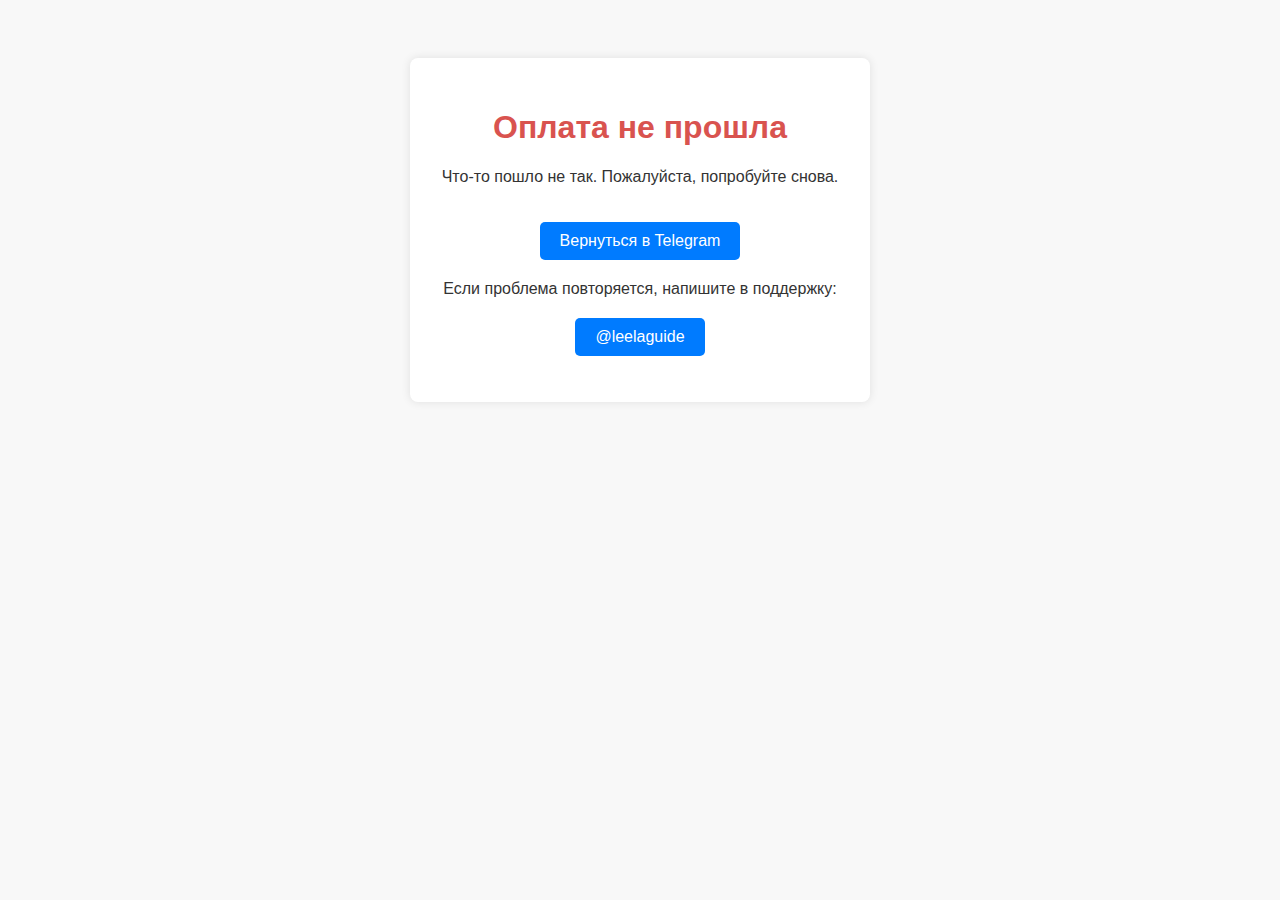
<file: failure.html>
<!DOCTYPE html>
<html lang="ru">
<head>
    <meta charset="UTF-8" />
    <title>Оплата не прошла</title>
    <style>
        body { font-family: Arial, sans-serif; background: #f8f8f8; color: #333; text-align: center; padding: 50px; }
        .container { background: white; padding: 30px; max-width: 400px; margin: auto; border-radius: 8px; box-shadow: 0 0 10px rgba(0,0,0,0.1);}
        h1 { color: #d9534f; }
        a { display: inline-block; margin-top: 20px; padding: 10px 20px; text-decoration: none; background: #007bff; color: white; border-radius: 5px; }
        a:hover { background: #0056b3; }
    </style>
</head>
<body>
    <div class="container">
        <h1>Оплата не прошла</h1>
        <p>Что-то пошло не так. Пожалуйста, попробуйте снова.</p>
        <a href="https://t.me/leelaguide">Вернуться в Telegram</a>
        <p style="margin-top:20px;">Если проблема повторяется, напишите в поддержку: <a href="https://t.me/leelaguide">@leelaguide</a></p>
    </div>
</body>
</html>
</file>
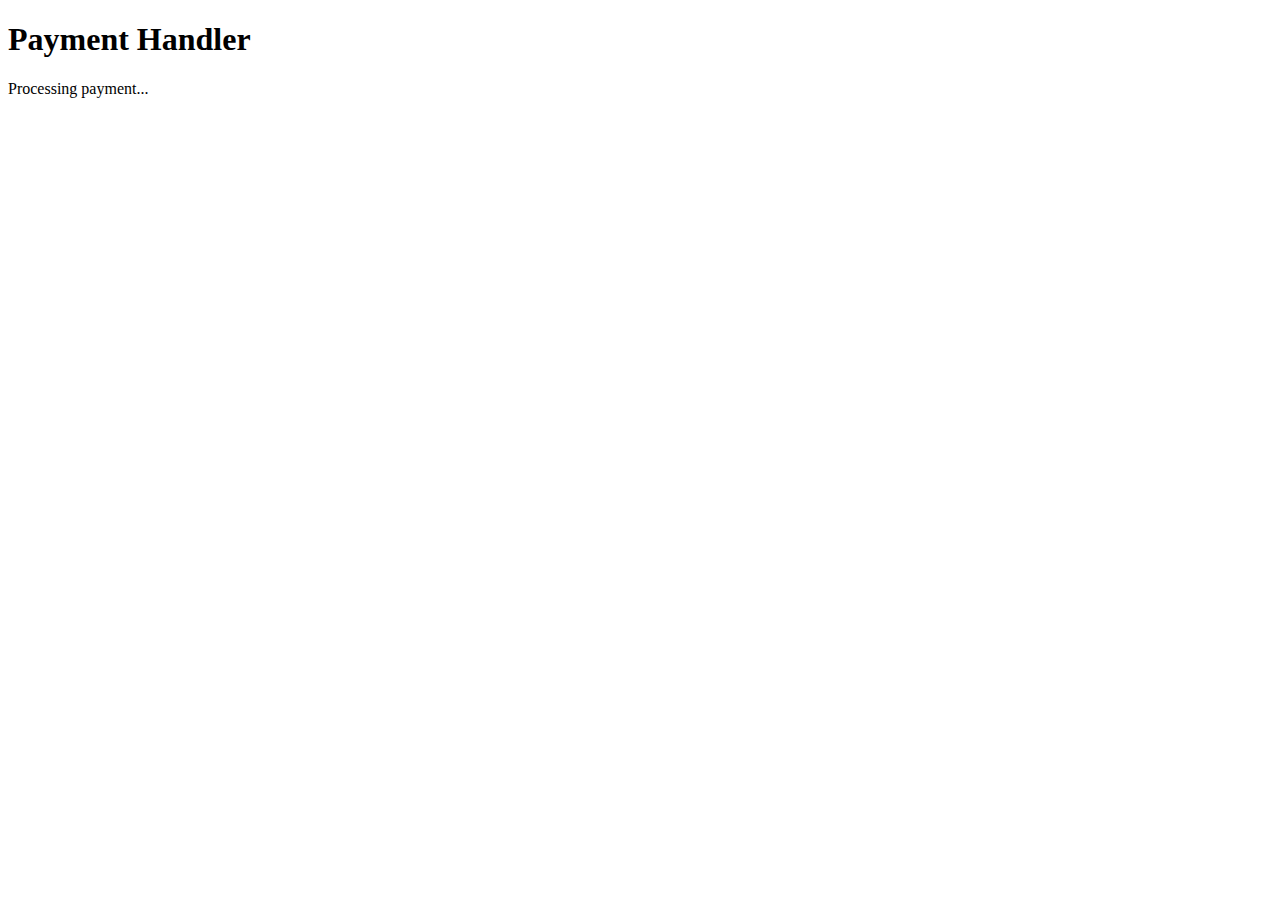
<file: handler.html>
<!DOCTYPE html>
<html lang="en">
<head>
    <meta charset="UTF-8">
    <meta name="viewport" content="width=device-width, initial-scale=1.0">
    <title>Payment Handler</title>
</head>
<body>
    <h1>Payment Handler</h1>
    <p>Processing payment...</p>
</body>
</html>
</file>
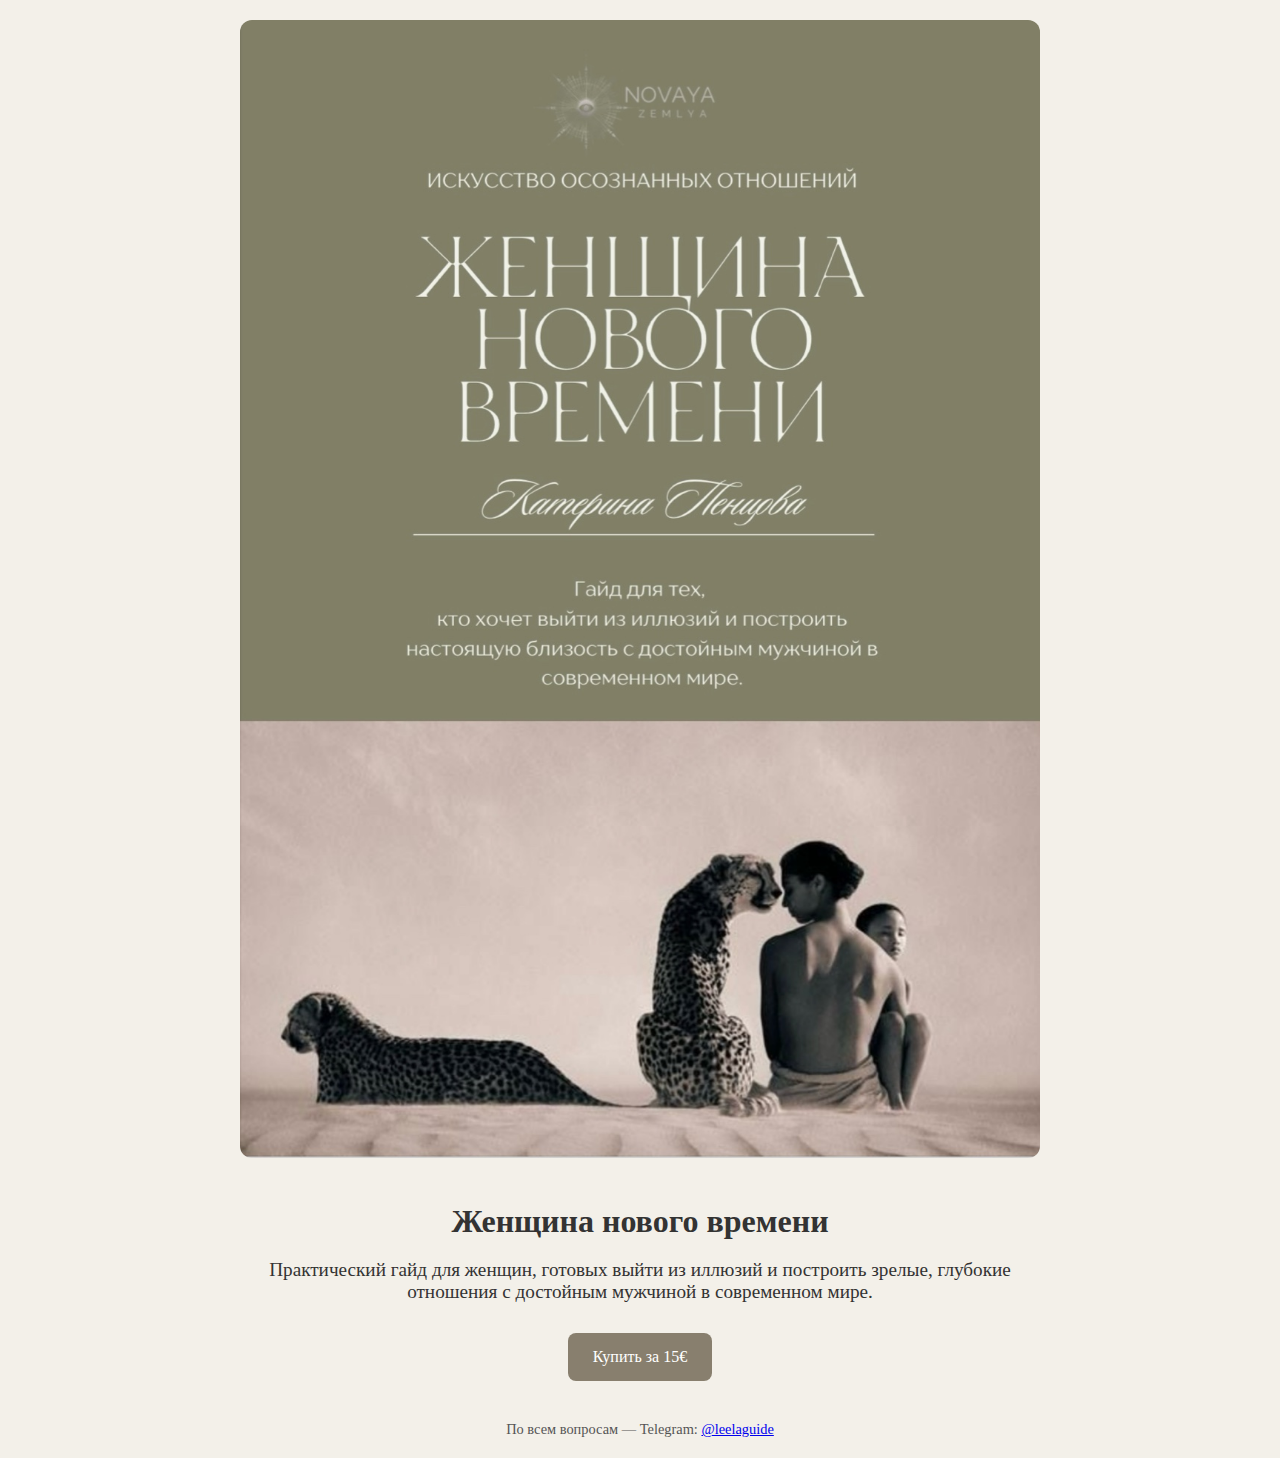
<file: index_with_embedded_image.html>
<!DOCTYPE html>
<html lang="ru">
<head>
    <meta charset="UTF-8">
    <meta name="viewport" content="width=device-width, initial-scale=1.0">
    <title>Женщина нового времени — Гайд</title>
    <style>
        body {
            font-family: 'Georgia', serif;
            background-color: #f3f0e9;
            color: #333;
            margin: 0;
            padding: 0;
        }
        .container {
            max-width: 800px;
            margin: auto;
            padding: 20px;
            text-align: center;
        }
        img.cover {
            max-width: 100%;
            height: auto;
            border-radius: 12px;
            margin-bottom: 20px;
        }
        h1 {
            font-size: 2em;
            margin-bottom: 10px;
        }
        p.description {
            font-size: 1.2em;
            margin-bottom: 30px;
        }
        a.button {
            display: inline-block;
            background-color: #887f6e;
            color: white;
            padding: 15px 25px;
            text-decoration: none;
            font-size: 1em;
            border-radius: 8px;
            transition: background-color 0.3s ease;
        }
        a.button:hover {
            background-color: #a0947c;
        }
        .contact {
            margin-top: 40px;
            font-size: 0.9em;
            color: #555;
        }
    </style>
</head>
<body>
    <div class="container">
        <img src="[data-uri]" alt="Обложка гайда" class="cover">
        <h1>Женщина нового времени</h1>
        <p class="description">Практический гайд для женщин, готовых выйти из иллюзий и построить зрелые, глубокие отношения с достойным мужчиной в современном мире.</p>
        <a href="https://novayazemlya.github.io/success/" class="button">Купить за 15€</a>
        <div class="contact">
            По всем вопросам — Telegram: <a href="https://t.me/leelaguide">@leelaguide</a>
        </div>
    </div>
</body>
</html>
</file>
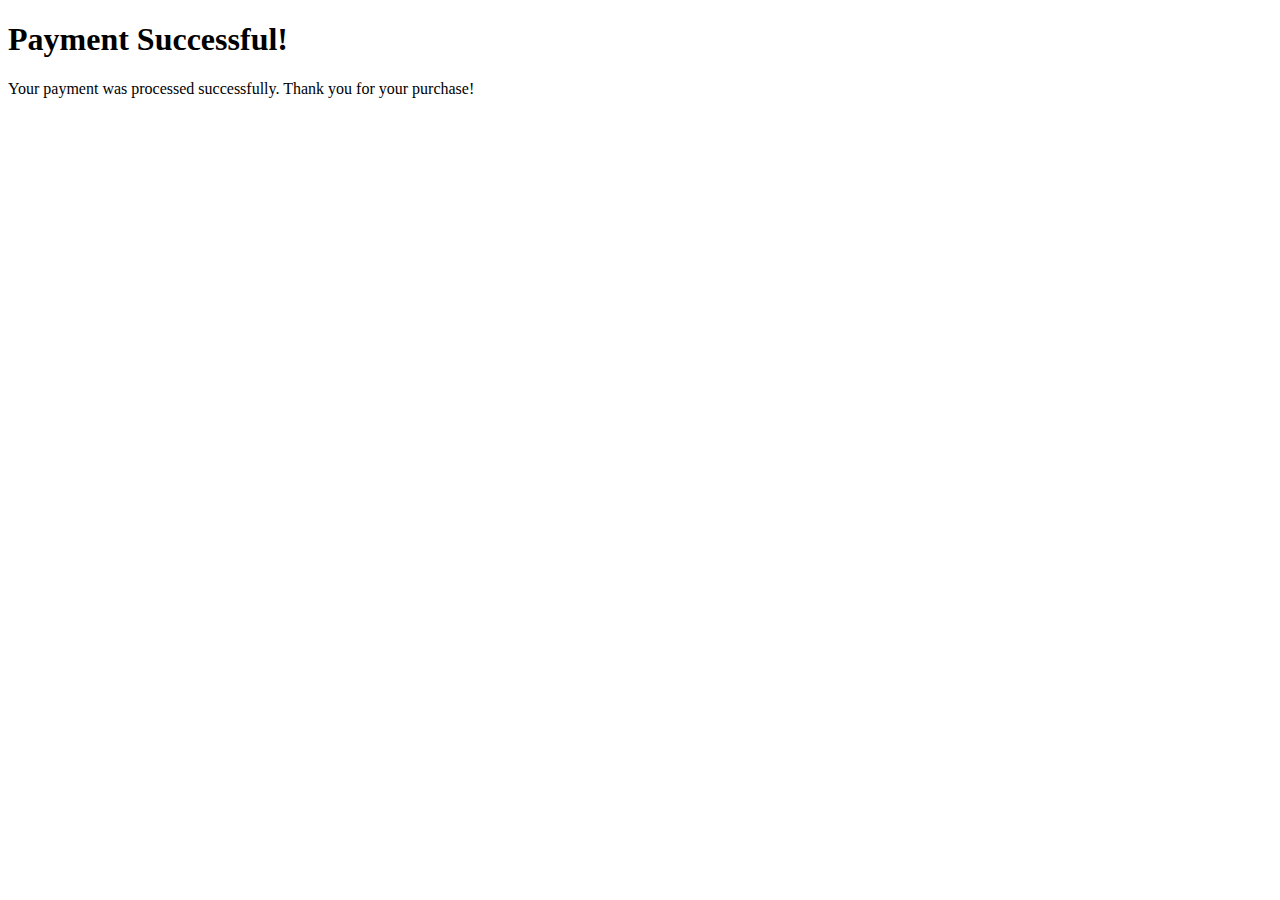
<file: success.html>
<!DOCTYPE html>
<html lang="en">
<head>
    <meta charset="UTF-8">
    <meta name="viewport" content="width=device-width, initial-scale=1.0">
    <title>Payment Successful</title>
</head>
<body>
    <h1>Payment Successful!</h1>
    <p>Your payment was processed successfully. Thank you for your purchase!</p>
</body>
</html>
</file>
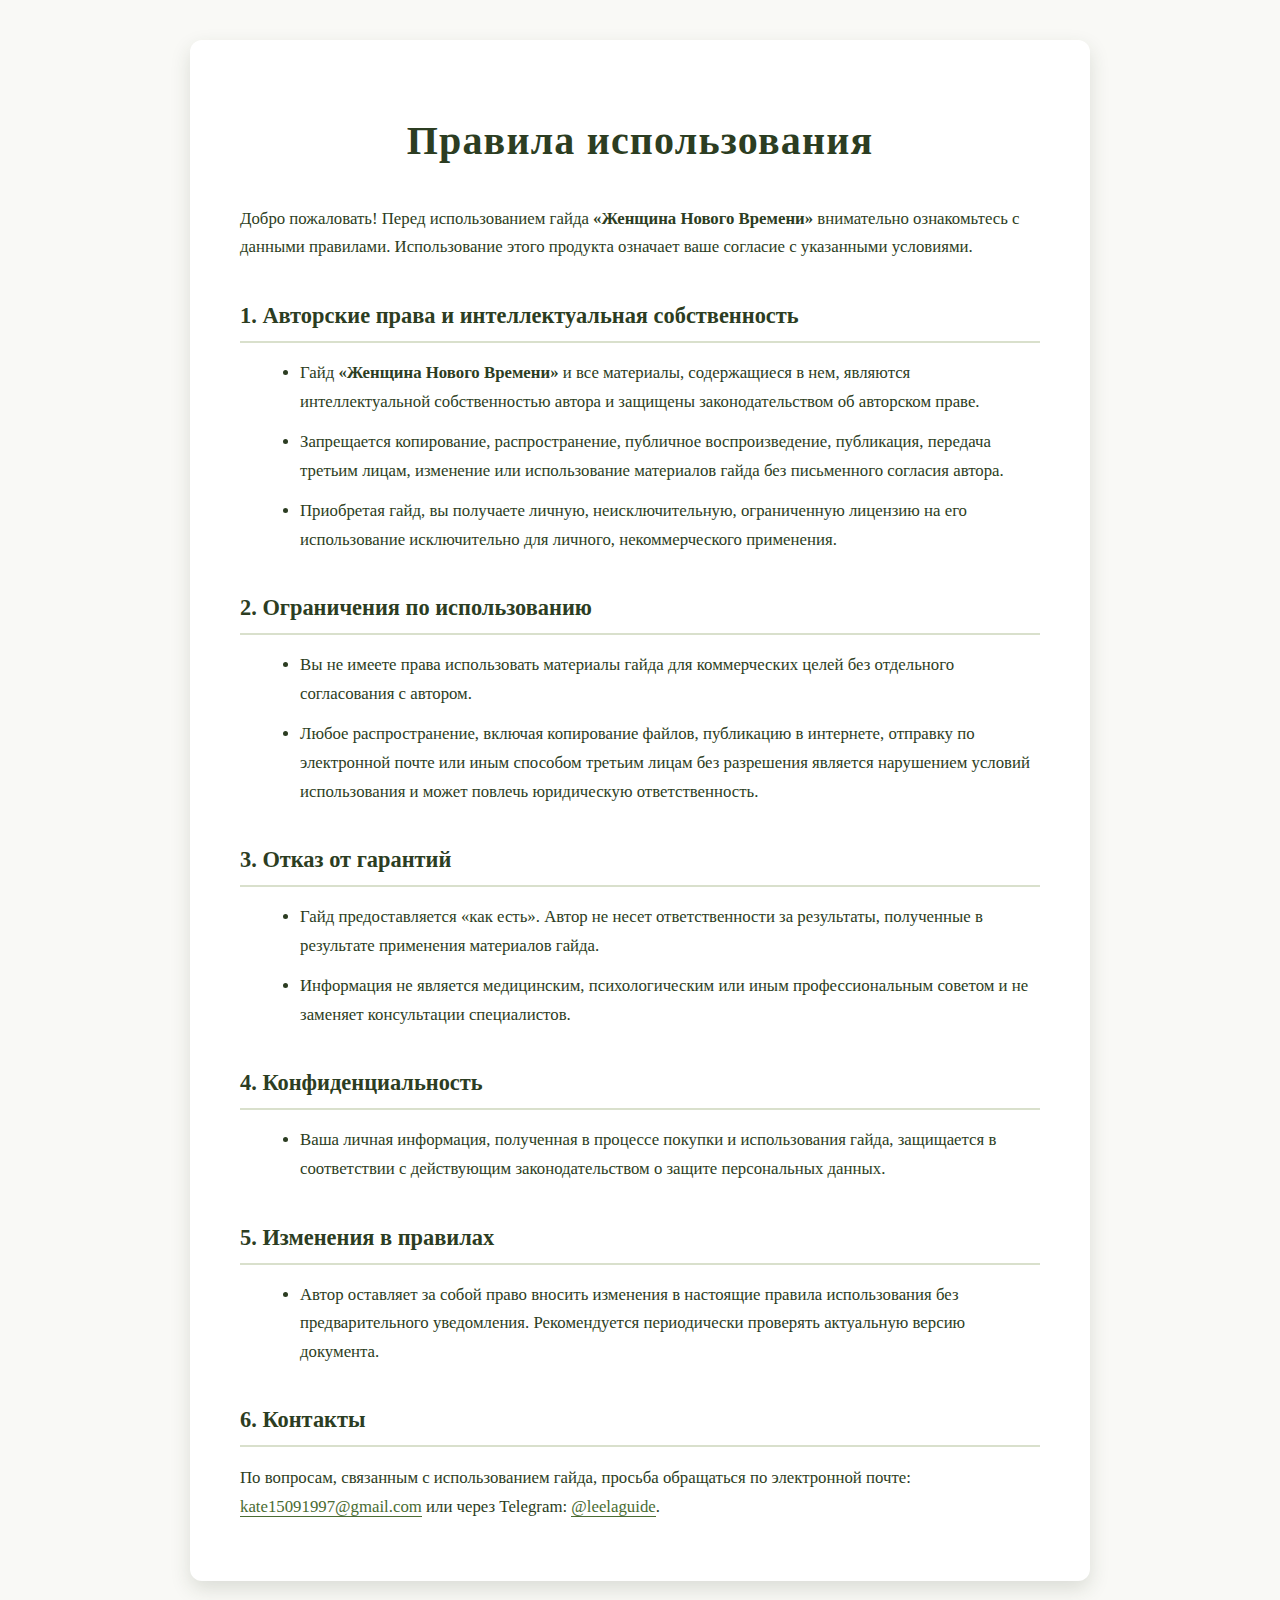
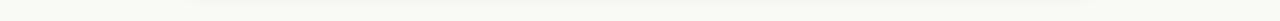
<file: terms.html>
<!DOCTYPE html>
<html lang="ru">
<head>
  <meta charset="UTF-8" />
  <meta name="viewport" content="width=device-width, initial-scale=1" />
  <title>Правила использования – Новая Земля</title>
  <style>
    body {
      font-family: 'Georgia', serif;
      background-color: #f9f9f6;
      color: #2c3d22;
      margin: 0;
      padding: 40px 20px;
      display: flex;
      justify-content: center;
    }
    .container {
      max-width: 800px;
      background: white;
      padding: 40px 50px;
      box-shadow: 0 8px 20px rgba(44, 61, 34, 0.15);
      border-radius: 12px;
      line-height: 1.7;
    }
    h1 {
      font-weight: 700;
      font-size: 2.5rem;
      margin-bottom: 30px;
      text-align: center;
      letter-spacing: 1.2px;
    }
    h2 {
      font-weight: 600;
      font-size: 1.4rem;
      margin-top: 35px;
      margin-bottom: 15px;
      border-bottom: 2px solid #d9e0cc;
      padding-bottom: 6px;
    }
    p {
      font-size: 1.05rem;
      margin-bottom: 20px;
    }
    ul {
      margin-left: 20px;
      margin-bottom: 25px;
    }
    li {
      margin-bottom: 12px;
      font-size: 1.05rem;
    }
    a {
      color: #4a6c33;
      text-decoration: none;
      border-bottom: 1px solid #4a6c33;
      transition: color 0.3s ease, border-color 0.3s ease;
    }
    a:hover {
      color: #2c3d22;
      border-color: #2c3d22;
    }
    @media (max-width: 600px) {
      .container {
        padding: 25px 20px;
      }
      h1 {
        font-size: 2rem;
      }
      h2 {
        font-size: 1.2rem;
      }
      p, li {
        font-size: 1rem;
      }
    }
  </style>
</head>
<body>
  <div class="container">
    <h1>Правила использования</h1>
    <p>Добро пожаловать! Перед использованием гайда <strong>«Женщина Нового Времени»</strong> внимательно ознакомьтесь с данными правилами. Использование этого продукта означает ваше согласие с указанными условиями.</p>
    
    <h2>1. Авторские права и интеллектуальная собственность</h2>
    <ul>
      <li>Гайд <strong>«Женщина Нового Времени»</strong> и все материалы, содержащиеся в нем, являются интеллектуальной собственностью автора и защищены законодательством об авторском праве.</li>
      <li>Запрещается копирование, распространение, публичное воспроизведение, публикация, передача третьим лицам, изменение или использование материалов гайда без письменного согласия автора.</li>
      <li>Приобретая гайд, вы получаете личную, неисключительную, ограниченную лицензию на его использование исключительно для личного, некоммерческого применения.</li>
    </ul>
    
    <h2>2. Ограничения по использованию</h2>
    <ul>
      <li>Вы не имеете права использовать материалы гайда для коммерческих целей без отдельного согласования с автором.</li>
      <li>Любое распространение, включая копирование файлов, публикацию в интернете, отправку по электронной почте или иным способом третьим лицам без разрешения является нарушением условий использования и может повлечь юридическую ответственность.</li>
    </ul>
    
    <h2>3. Отказ от гарантий</h2>
    <ul>
      <li>Гайд предоставляется «как есть». Автор не несет ответственности за результаты, полученные в результате применения материалов гайда.</li>
      <li>Информация не является медицинским, психологическим или иным профессиональным советом и не заменяет консультации специалистов.</li>
    </ul>
    
    <h2>4. Конфиденциальность</h2>
    <ul>
      <li>Ваша личная информация, полученная в процессе покупки и использования гайда, защищается в соответствии с действующим законодательством о защите персональных данных.</li>
    </ul>
    
    <h2>5. Изменения в правилах</h2>
    <ul>
      <li>Автор оставляет за собой право вносить изменения в настоящие правила использования без предварительного уведомления. Рекомендуется периодически проверять актуальную версию документа.</li>
    </ul>

    <h2>6. Контакты</h2>
    <p>По вопросам, связанным с использованием гайда, просьба обращаться по электронной почте: <a href="mailto:kate15091997@gmail.com">kate15091997@gmail.com</a> или через Telegram: <a href="https://t.me/leelaguide">@leelaguide</a>.</p>
  </div>
</body>
</html>
</file>
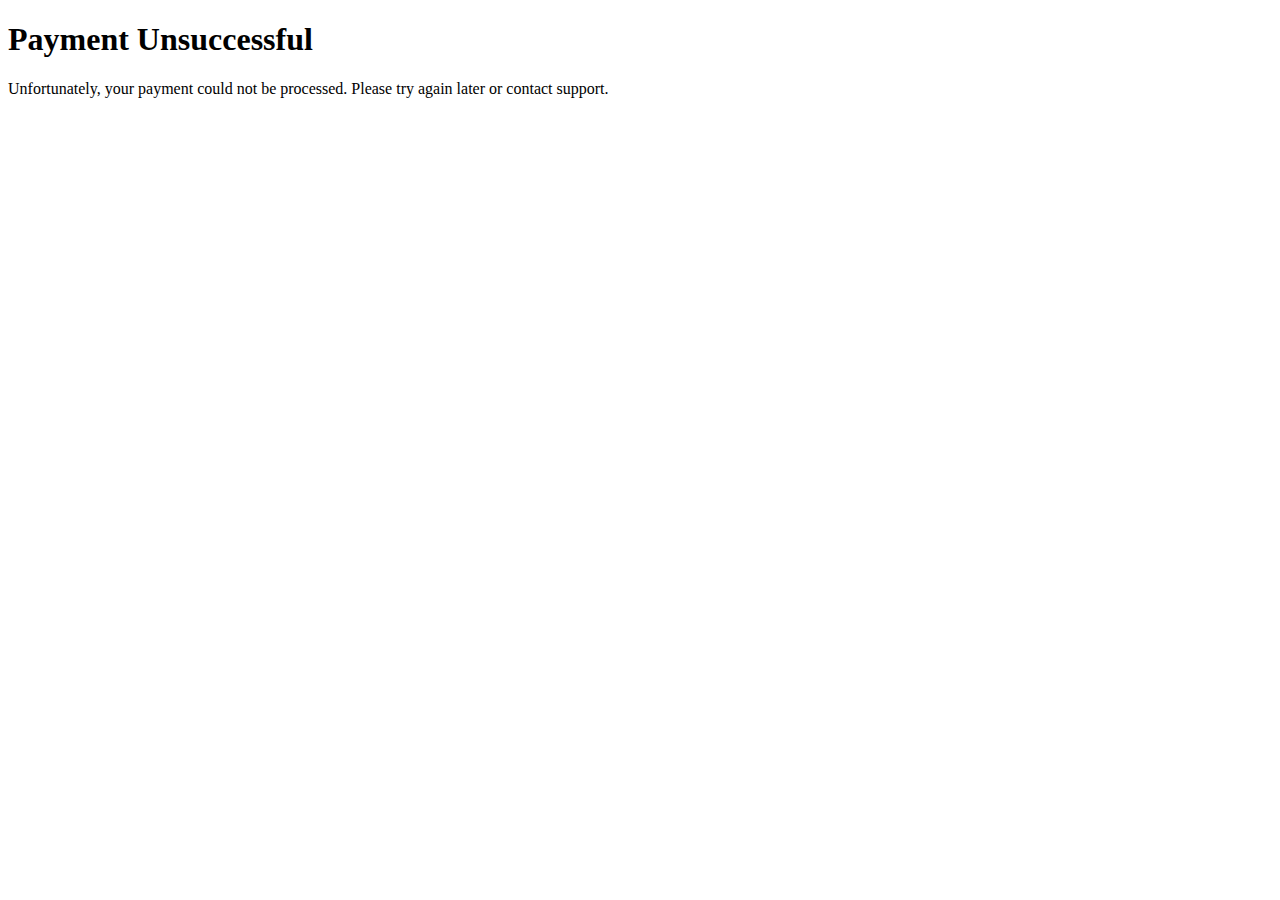
<file: unsuccess.html>
<!DOCTYPE html>
<html lang="en">
<head>
    <meta charset="UTF-8">
    <meta name="viewport" content="width=device-width, initial-scale=1.0">
    <title>Payment Unsuccessful</title>
</head>
<body>
    <h1>Payment Unsuccessful</h1>
    <p>Unfortunately, your payment could not be processed. Please try again later or contact support.</p>
</body>
</html>
</file>
